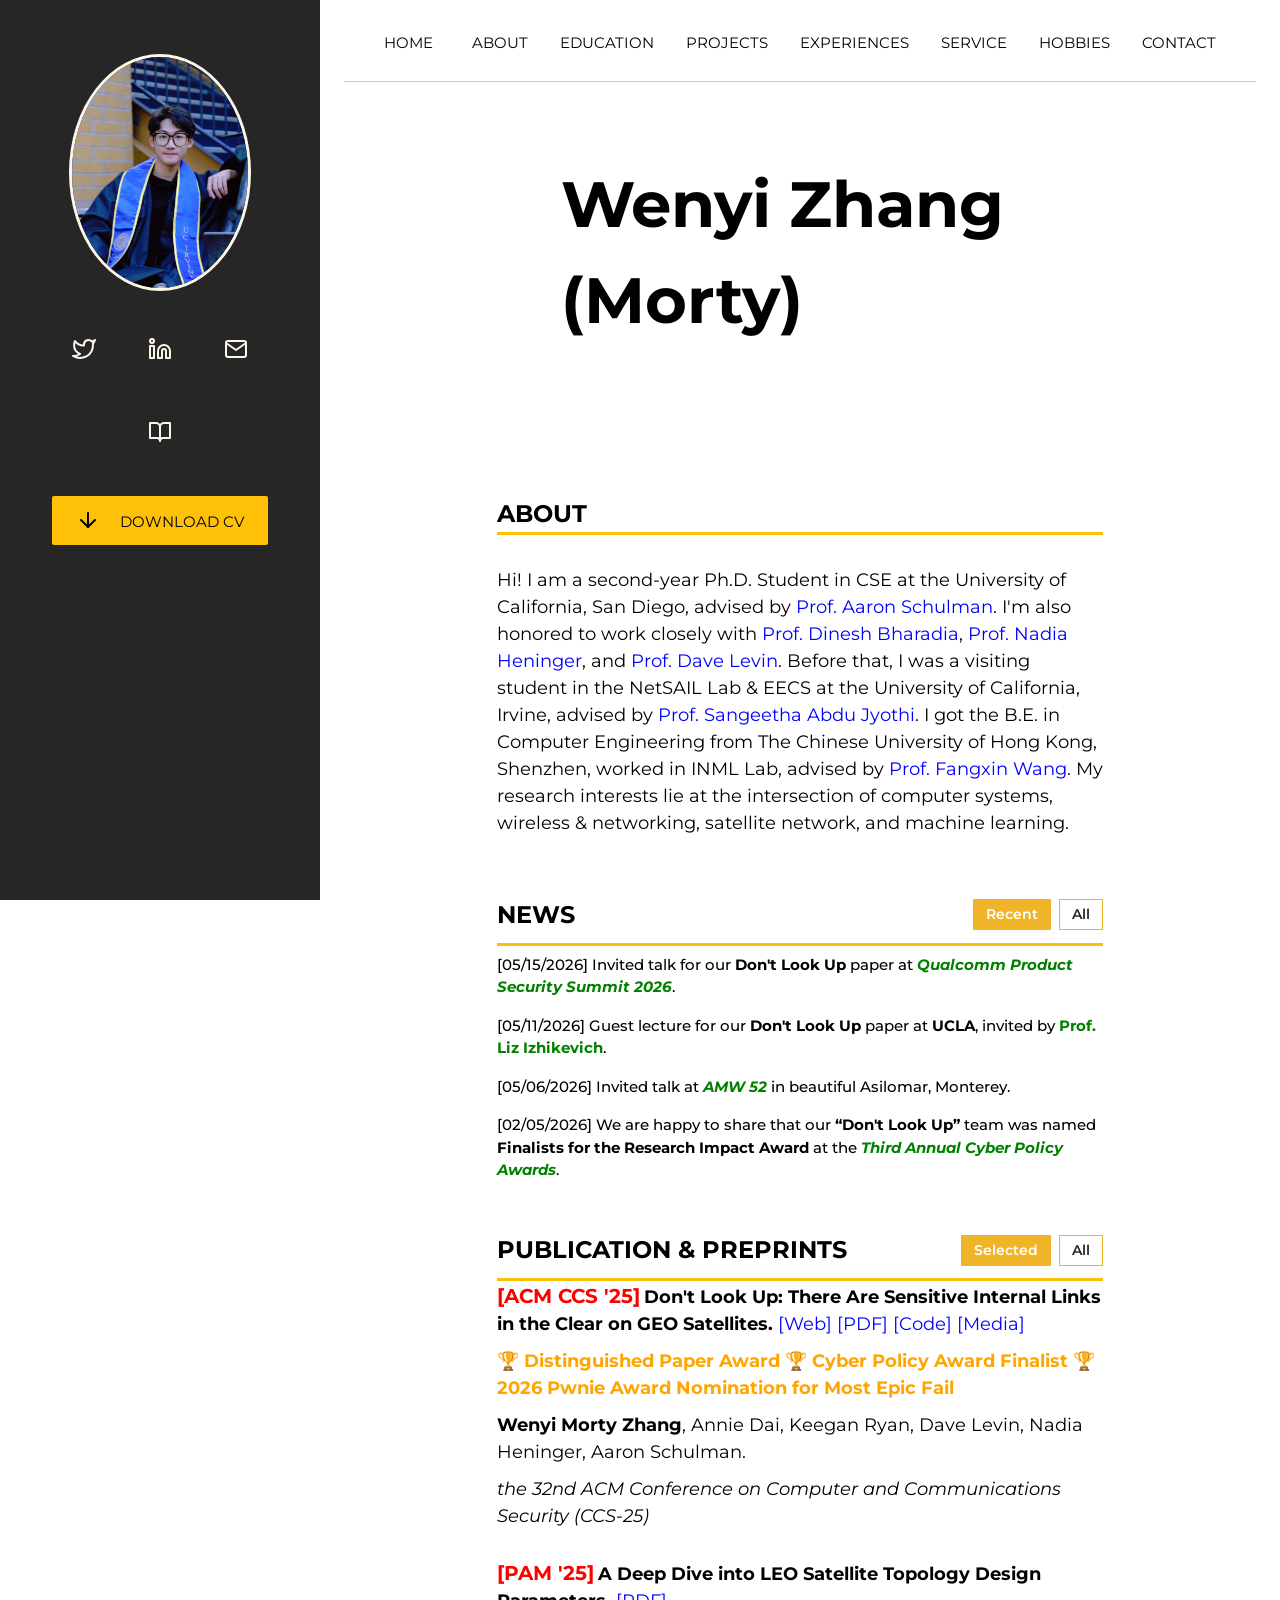
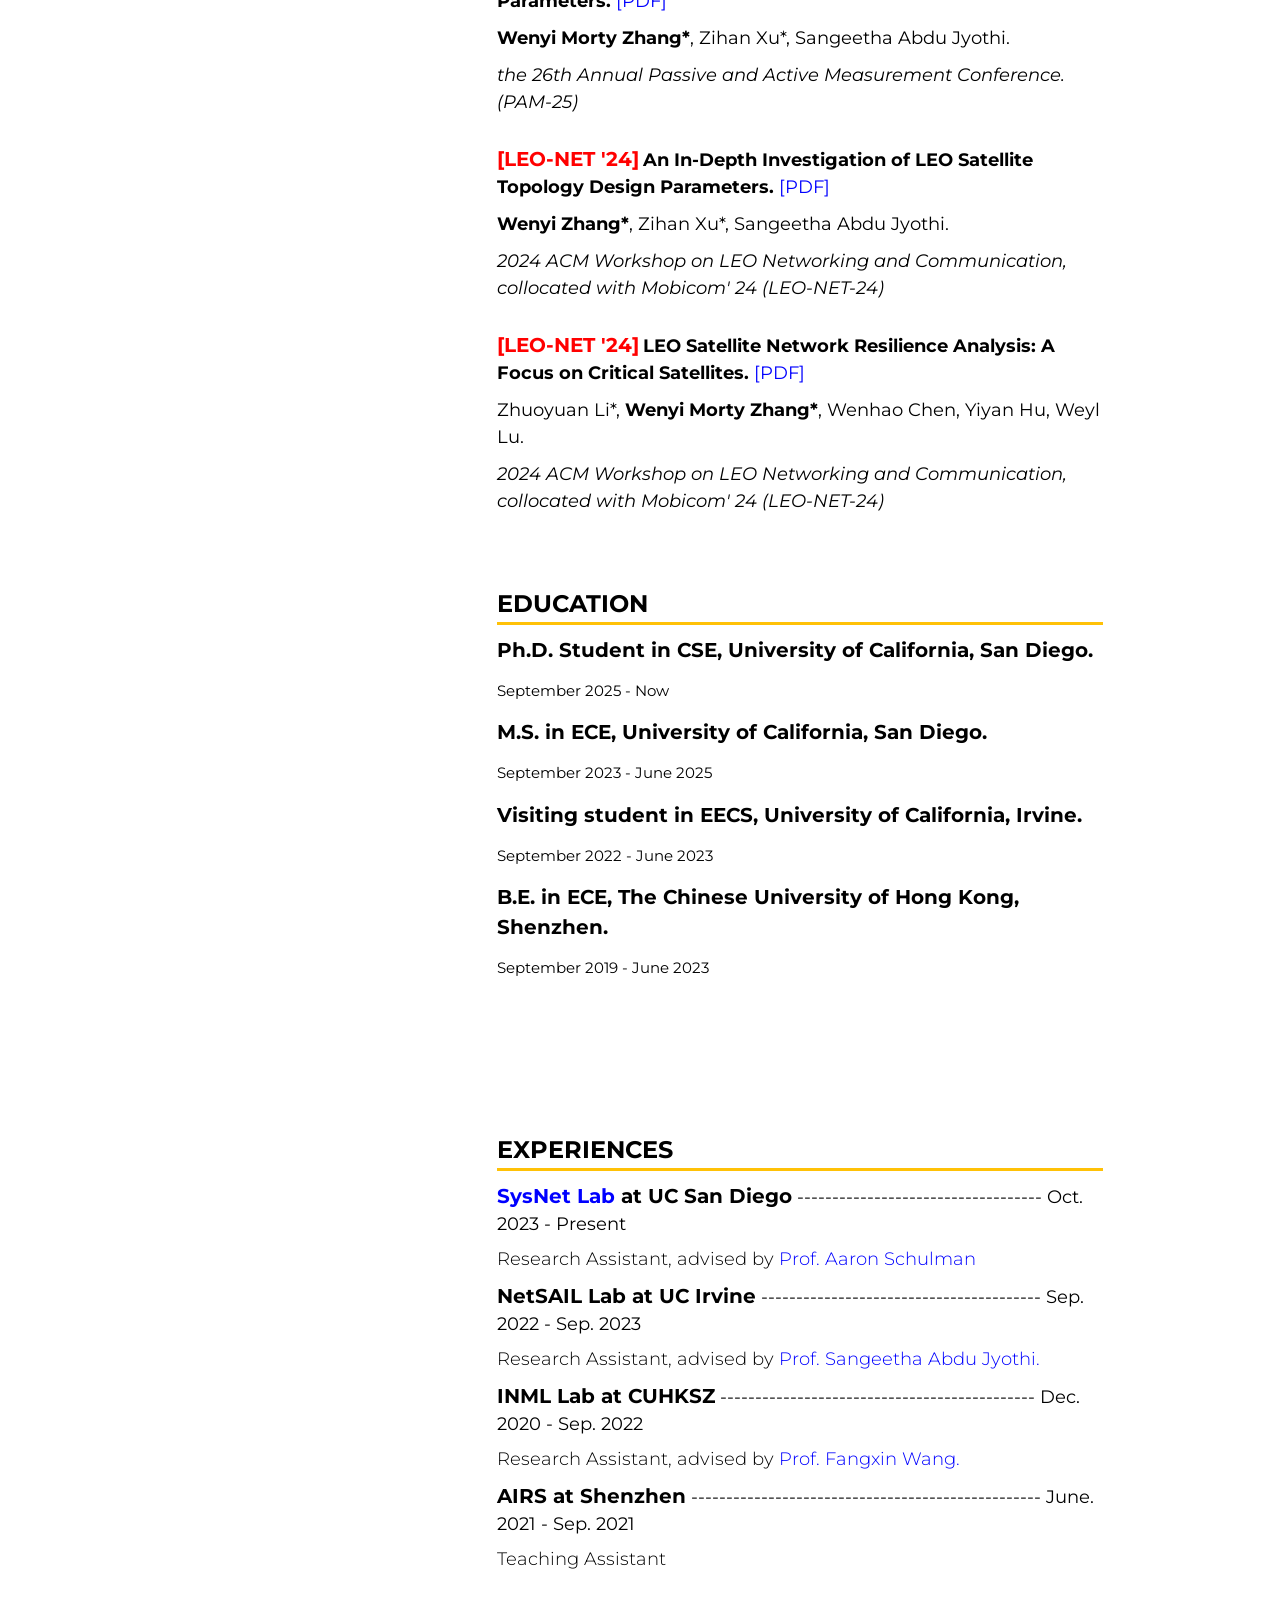
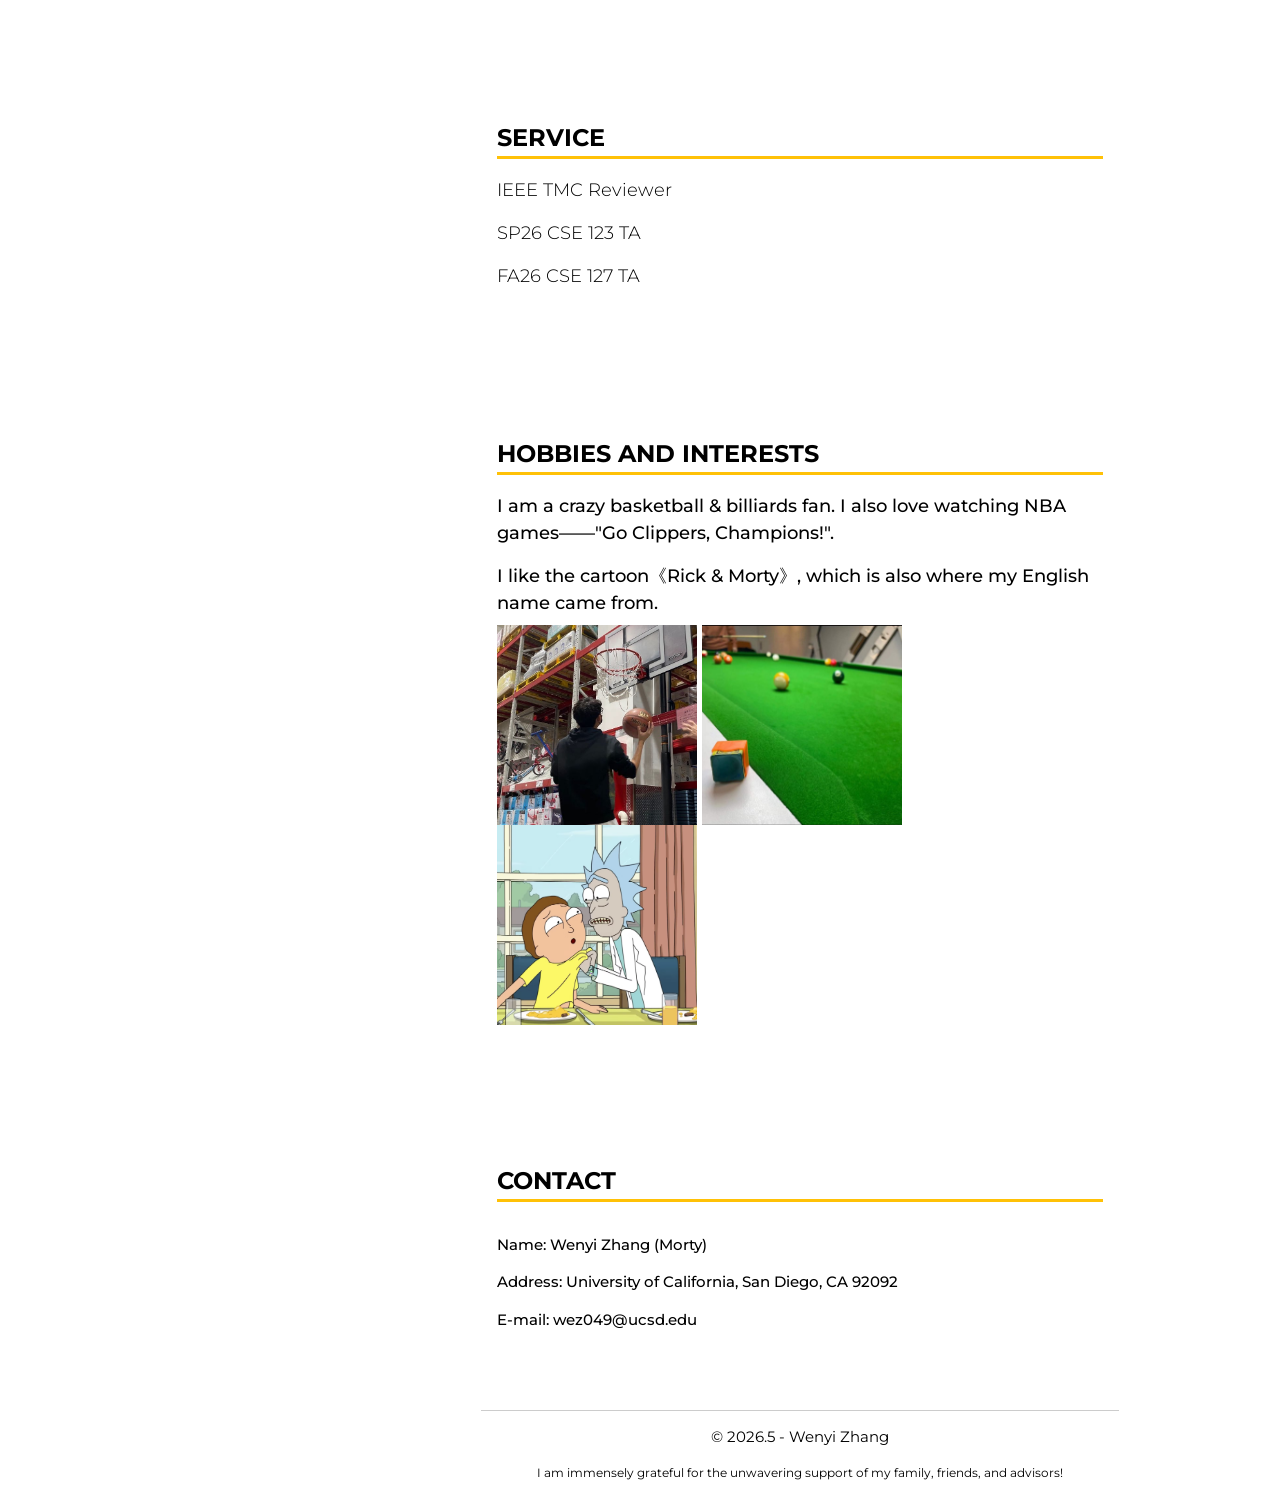
<file: index.html>
<!DOCTYPE html>
<html lang="en">
  <head>
    <meta charset="UTF-8" />
    <meta name="viewport" content="width=device-width, initial-scale=1.0" />
    <title>Wenyi Zhang</title>
    <link rel="stylesheet" href="https://www.w3schools.com/w3css/4/w3.css">
    <link rel="preconnect" href="https://fonts.googleapis.com">
    <link rel="preconnect" href="https://fonts.gstatic.com" crossorigin>
    <link href="https://fonts.googleapis.com/css2?family=Montserrat:wght@300;400;500;600;700&amp;display=swap" rel="stylesheet">
    <link rel="stylesheet" href="styles.css" />

    <script async src="https://www.googletagmanager.com/gtag/js?id=G-E01MYK6N92"></script>
    <script>
      window.dataLayer = window.dataLayer || [];
      function gtag(){dataLayer.push(arguments);}
      gtag('js', new Date());
      gtag('config', 'G-E01MYK6N92');
    </script>

    <style>
      .inline {
        display: inline;
      }

      .red-text {
        color: red;
        text-decoration: none;
      }

      .gold-text {
        color: orange;
        text-decoration: none;
      }

      .green-text {
        color: green;
        text-decoration: none;
      }

      .blue-text {
        color: blue;
        text-decoration: none;
      }

      .nav-link {
        border-width: 2px !important;
      }

      .profile-photo {
        border-width: 3px !important;
      }

      .section-heading {
        border-width: 3px !important;
      }

      .section-title {
        align-items: center;
        border-width: 3px !important;
        display: flex;
        justify-content: space-between;
      }

      .download-icon {
        vertical-align: -0.35em;
      }

      .section-filter {
        display: inline-flex;
        gap: 8px;
      }

      .section-filter-button {
        border: 1px solid #f0b429;
        background: #ffffff;
        color: #262626;
        cursor: pointer;
        font-size: 14px;
        font-weight: 600;
        padding: 4px 12px;
      }

      .section-filter-button.active,
      .section-filter-button:hover {
        background: #f0b429;
        color: #ffffff;
      }

      .news-entry.hidden,
      .publication-entry.hidden {
        display: none;
      }

      .publication-entry {
        margin-bottom: 28px;
      }

      .contact-info {
        font-weight: 500;
      }

      .medium-list {
        font-weight: 500;
      }

      .light-list {
        font-weight: 300;
      }

      .hobby-image {
        width: 200px;
        height: 200px;
      }

      .cluster-map {
        text-align: center;
      }

      @media screen and (max-width: 600px) {
        .section-filter {
          display: flex;
          margin-top: 12px;
        }

        .section-title {
          align-items: flex-start;
          flex-direction: column;
        }
      }
    </style>
  </head>


  <body>   
    <section>
      <div class="w3-container w3-padding-16 w3-border-bottom w3-hide-medium w3-hide-large">
        <a href="#home" class="w3-bar-item w3-button w3-hover-none">HOME</a>
        <a href="javascript:void(0)" class="w3-bar-item w3-button w3-right w3-hide-large w3-hide-medium" onclick="toggleNavigation()">&#9776;</a>
      </div>
      <div id="mobile-nav" class="w3-bar-block w3-hide w3-hide-large w3-hide-medium w3-sticky">
          <a href="#contact" class="nav-link w3-bar-item w3-button w3-hover-none w3-border-white w3-bottombar w3-hover-border-green w3-hover-text-green w3-right w3-hide-small" onclick="toggleNavigation()">CONTACT</a>
          <a href="#hobbies" class="nav-link w3-bar-item w3-button w3-hover-none w3-border-white w3-bottombar w3-hover-border-green w3-hover-text-green w3-right w3-hide-small" onclick="toggleNavigation()">HOBBIES</a>
          <a href="#service" class="nav-link w3-bar-item w3-button w3-hover-none w3-border-white w3-bottombar w3-hover-border-green w3-hover-text-green w3-right w3-hide-small" onclick="toggleNavigation()">SERVICE</a>
          <a href="#experience" class="nav-link w3-bar-item w3-button w3-hover-none w3-border-white w3-bottombar w3-hover-border-green w3-hover-text-green w3-right w3-hide-small" onclick="toggleNavigation()">EXPERIENCES</a>
          <a href="#Project" class="nav-link w3-bar-item w3-button w3-hover-none w3-border-white w3-bottombar w3-hover-border-green w3-hover-text-green w3-right w3-hide-small" onclick="toggleNavigation()">PROJECTS</a>
          <a href="#Education" class="nav-link w3-bar-item w3-button w3-hover-none w3-border-white w3-bottombar w3-hover-border-green w3-hover-text-green w3-right w3-hide-small" onclick="toggleNavigation()">EDUCATION</a>
          <a href="#about" class="nav-link w3-bar-item w3-button w3-hover-none w3-border-white w3-bottombar w3-hover-border-green w3-hover-text-green w3-right w3-hide-small" onclick="toggleNavigation()">ABOUT</a>
          <a href="#news" class="nav-link w3-bar-item w3-button w3-hover-none w3-border-white w3-bottombar w3-hover-border-green w3-hover-text-green w3-right w3-hide-small" onclick="toggleNavigation()">NEWS</a>
      </div>

      <section class="image-section w3-quarter w3-fixed w3-padding-small">
        <img src="self1.jpg" class="profile-photo w3-circle w3-border w3-border-sand" alt="Wenyi Zhang profile photo"/>
        <div class="links w3-margin-top w3-padding-small">
          <a class="icon-link w3-text-sand w3-hover-text-amber" href="https://twitter.com/Mortyzhang0311" target="_blank">
             <svg aria-hidden="true" fill="none" height="24" stroke="currentColor" stroke-linecap="round" stroke-linejoin="round" stroke-width="2" viewBox="0 0 24 24" width="24"><path d="M23 3a10.9 10.9 0 0 1-3.14 1.53 4.48 4.48 0 0 0-7.86 3v1A10.66 10.66 0 0 1 3 4s-4 9 5 13a11.64 11.64 0 0 1-7 2c9 5 20 0 20-11.5a4.5 4.5 0 0 0-.08-.83A7.72 7.72 0 0 0 23 3z"/></svg>
          </a>
          <a class="icon-link w3-text-sand w3-hover-text-amber" href="https://www.linkedin.com/in/wenyi0311/" target="_blank">
             <svg aria-hidden="true" fill="none" height="24" stroke="currentColor" stroke-linecap="round" stroke-linejoin="round" stroke-width="2" viewBox="0 0 24 24" width="24"><path d="M16 8a6 6 0 0 1 6 6v7h-4v-7a2 2 0 0 0-4 0v7h-4v-7a6 6 0 0 1 6-6z"/><rect height="12" width="4" x="2" y="9"/><circle cx="4" cy="4" r="2"/></svg>
          </a>
          <a class="icon-link w3-text-sand w3-hover-text-amber" href="mailto:wez049@ucsd.edu">
              <svg aria-hidden="true" fill="none" height="24" stroke="currentColor" stroke-linecap="round" stroke-linejoin="round" stroke-width="2" viewBox="0 0 24 24" width="24"><path d="M4 4h16c1.1 0 2 .9 2 2v12c0 1.1-.9 2-2 2H4c-1.1 0-2-.9-2-2V6c0-1.1.9-2 2-2z"/><polyline points="22,6 12,13 2,6"/></svg>
          </a>
          <a class="icon-link w3-text-sand w3-hover-text-amber" href="https://scholar.google.com/citations?user=0askc_YAAAAJ&amp;hl=zh-CN" target="_blank">
              <svg aria-hidden="true" fill="none" height="24" stroke="currentColor" stroke-linecap="round" stroke-linejoin="round" stroke-width="2" viewBox="0 0 24 24" width="24"><path d="M2 3h6a4 4 0 0 1 4 4v14a3 3 0 0 0-3-3H2z"/><path d="M22 3h-6a4 4 0 0 0-4 4v14a3 3 0 0 1 3-3h7z"/></svg>
          </a>
        </div>
        <div class="w3-container w3-padding-16">
          <a href="./ZhangWenyi_CV.pdf" class="w3-amber w3-hover-amber w3-button w3-round-small w3-hover-deep-orange w3-padding-large" target="_blank" download="resume.pdf">
            <svg aria-hidden="true" class="download-icon" fill="none" height="24" stroke="currentColor" stroke-linecap="round" stroke-linejoin="round" stroke-width="2" viewBox="0 0 24 24" width="24"><line x1="12" x2="12" y1="5" y2="19"/><polyline points="19 12 12 19 5 12"/></svg>
            <span class="w3-margin-left download-text">DOWNLOAD CV</span>
          </a>
        </div>
      </section>

      <section class="w3-threequarter w3-padding-large w3-right">
        <div class="w3-container w3-padding-large w3-border-bottom w3-hide-small">
          <a href="#home" class="w3-bar-item w3-button w3-hover-none w3-border-white w3-bottombar w3-hover-border-green">HOME</a>
          <a href="#contact" class="nav-link w3-bar-item w3-button w3-hover-none w3-border-white w3-bottombar w3-hover-border-green w3-hover-text-green w3-right w3-hide-small" onclick="toggleNavigation()">CONTACT</a>
          <a href="#hobbies" class="nav-link w3-bar-item w3-button w3-hover-none w3-border-white w3-bottombar w3-hover-border-green w3-hover-text-green w3-right w3-hide-small" onclick="toggleNavigation()">HOBBIES</a>
          <a href="#service" class="nav-link w3-bar-item w3-button w3-hover-none w3-border-white w3-bottombar w3-hover-border-green w3-hover-text-green w3-right w3-hide-small" onclick="toggleNavigation()">SERVICE</a>
          <a href="#experience" class="nav-link w3-bar-item w3-button w3-hover-none w3-border-white w3-bottombar w3-hover-border-green w3-hover-text-green w3-right w3-hide-small" onclick="toggleNavigation()">EXPERIENCES</a>
          <a href="#Project" class="nav-link w3-bar-item w3-button w3-hover-none w3-border-white w3-bottombar w3-hover-border-green w3-hover-text-green w3-right w3-hide-small" onclick="toggleNavigation()">PROJECTS</a>
          <a href="#Education" class="nav-link w3-bar-item w3-button w3-hover-none w3-border-white w3-bottombar w3-hover-border-green w3-hover-text-green w3-right w3-hide-small" onclick="toggleNavigation()">EDUCATION</a>
          <a href="#about" class="nav-link w3-bar-item w3-button w3-hover-none w3-border-white w3-bottombar w3-hover-border-green w3-hover-text-green w3-right w3-hide-small" onclick="toggleNavigation()">ABOUT</a>
        </div>

        <div class="content-container w3-margin-top-2">
          <div id="home" class="home w3-container w3-margin-top-4 w3-cursive">
            <h1>Wenyi Zhang (Morty)</h1>
          </div>

          <div id="about" class="w3-container w3-margin-top-20-percent w3-cursive w3-large">
            <h3 class="section-heading w3-border-bottom w3-border-amber">ABOUT</h3>
            <p class="w3-margin-top-2">
              Hi! I am a second-year Ph.D. Student in CSE at the University of California, San Diego, advised by <a class="blue-text" href="https://cseweb.ucsd.edu/~schulman/">Prof. Aaron Schulman</a>.
              I'm also honored to work closely with <a class="blue-text" href="https://dineshb-ucsd.github.io/">Prof. Dinesh Bharadia</a>, <a class="blue-text" href="https://cseweb.ucsd.edu/~nadiah/">Prof. Nadia Heninger</a>, and <a class="blue-text" href="https://www.cs.umd.edu/~dml/">Prof. Dave Levin</a>.
              Before that, I was a visiting student in the NetSAIL Lab &amp; EECS at the University of California, Irvine, advised by <a class="blue-text" href="https://www.ics.uci.edu/~sabdujyo/">Prof. Sangeetha Abdu Jyothi</a>.
              I got the B.E. in Computer Engineering from The Chinese University of Hong Kong, Shenzhen, worked in INML Lab, advised by <a class="blue-text" href="https://mypage.cuhk.edu.cn/academics/wangfangxin/">Prof. Fangxin Wang</a>.
              My research interests lie at the intersection of computer systems, wireless &amp; networking, satellite network, and machine learning.
            </p>
          </div>

          <div id="news" class="w3-container w3-margin-top-2 w3-cursive">
            <div class="section-title w3-border-bottom w3-border-amber">
              <h3>NEWS</h3>
              <span class="section-filter" aria-label="News filter">
                <button class="section-filter-button news-filter-button active" type="button" onclick="setNewsFilter('recent', this)">Recent</button>
                <button class="section-filter-button news-filter-button" type="button" onclick="setNewsFilter('all', this)">All</button>
              </span>
            </div>
            <ul class="medium-list w3-ul">
              <li class="news-entry">[05/15/2026] Invited talk for our <strong>Don't Look Up</strong> paper at <a class="green-text" href="https://www.qualcomm.com/company/events/product-security-summit"><strong><i>Qualcomm Product Security Summit 2026</i></strong></a>.</li>
              <li class="news-entry">[05/11/2026] Guest lecture for our <strong>Don't Look Up</strong> paper at <strong>UCLA</strong>, invited by <a class="green-text" href="https://lizizhikevich.github.io/"><strong>Prof. Liz Izhikevich</strong></a>.</li>
              <li class="news-entry">[05/06/2026] Invited talk at <a class="green-text" href="https://amw.org/amw-52-program/"><strong><i>AMW 52</i></strong></a> in beautiful Asilomar, Monterey.</li>
              <li class="news-entry">[02/05/2026] We are happy to share that our <strong>“Don't Look Up”</strong> team was named <strong>Finalists for the Research Impact Award</strong> at the <a class="green-text" href="https://cns.ucsd.edu/highlighting-research-impact-in-cyber-policy/"><strong><i>Third Annual Cyber Policy Awards</i></strong></a>.</li>
              <li class="news-entry">[10/13/2025] Our research on GEO satellite security was featured as a top story on the front page of <a class="green-text" href="https://www.wired.com/story/satellites-are-leaking-the-worlds-secrets-calls-texts-military-and-corporate-data/"><strong><i>WIRED</i></strong></a> by Andy Greenberg and Matt Burgess, and it also reached the <strong>#1</strong> spot on <a class="green-text" href="https://news.ycombinator.com/item?id=45575391"><strong>Hacker News</strong></a>. We are also honored that this work received the <strong>2025 ACM CCS Distinguished Paper Award</strong> 🏆.</li>
              <li class="news-entry">[07/01/2025] Our Paper "Don't Look Up: There Are Sensitive Internal Links in the Clear on GEO Satellites." is accepted by <strong>ACM CCS '25</strong>, see yall in Taipei!🎉</li>
              <li class="news-entry">[05/02/2025] Our paper on Multimodal Federated Learning got accepted by <strong>IEEE Transactions on Mobile Computing</strong>.</li>
              <li class="news-entry">[03/11/2025] Invited Talk at <strong>IETF 122 Bangkok</strong> about "A Deep Dive into LEO Satellite Topology Design Parameters."🎉</li>
              <li class="news-entry">[11/14/2024] Our paper on LEO Satellite Networks got accepted at <strong>PAM '25</strong>! 🎉</li>
              <li class="news-entry">[09/04/2024] Two papers got accepted by <strong>LEO-NET '24</strong> (Co-located with MobiCom'24).</li>
              <li class="news-entry">[08/27/2024] Our paper on Privacy-Preserving Gaze-Assisted Immersive Video Streaming got accepted by <strong>IEEE Transactions on Mobile Computing</strong>.</li>
            </ul>
          </div>

          <div id="Project" class="w3-container w3-margin-top-2 w3-cursive">
            <div class="section-title w3-border-bottom w3-border-amber">
              <h3>PUBLICATION &amp; PREPRINTS</h3>
              <span class="section-filter" aria-label="Publication filter">
                <button class="section-filter-button publication-filter-button active" type="button" onclick="setPublicationFilter('selected', this)">Selected</button>
                <button class="section-filter-button publication-filter-button" type="button" onclick="setPublicationFilter('all', this)">All</button>
              </span>
            </div>

            <div class="publication-entry hidden" data-publication-topic="other">
              <h4 class="inline red-text">[Preprint]</h4>
              <h5 class="inline">
                <strong>
                  SpyDir: Spy Device Localization Through Accurate Direction Finding.
                </strong>
                <a class="blue-text" href="https://arxiv.org/pdf/2602.00411v1" target="_blank">[PDF]</a>
              </h5>

              <h5>Wenhao Chen, <strong>Wenyi Morty Zhang</strong>, Wei Sun, Dinesh Bharadia, Roshan Ayyalasomayajula.</h5>
              <h5><em>Preprint</em></h5>
            </div>

            <div class="publication-entry" data-publication-topic="satellite">
              <h4 class="inline red-text">[ACM CCS '25]</h4>
              <h5 class="inline">
                <strong>
                  Don't Look Up: There Are Sensitive Internal Links in the Clear on GEO Satellites.
                </strong>
                <a class="blue-text" href="https://satcom.sysnet.ucsd.edu/" target="_blank">[Web]</a>
                <a class="blue-text" href="https://satcom.sysnet.ucsd.edu/docs/dontlookup_ccs25_fullpaper.pdf" target="_blank">[PDF]</a>
                <a class="blue-text" href="https://github.com/ucsdsysnet/dontlookup" target="_blank">[Code]</a>
                <a class="blue-text" href="https://www.wired.com/story/satellites-are-leaking-the-worlds-secrets-calls-texts-military-and-corporate-data/" target="_blank">[Media]</a>
              </h5>

              <h5><a class="gold-text"><strong>🏆 Distinguished Paper Award</strong></a> <a class="gold-text"><strong>🏆 Cyber Policy Award Finalist</strong></a> <a class="gold-text"><strong>🏆 2026 Pwnie Award Nomination for Most Epic Fail</strong></a></h5>

              <h5><strong>Wenyi Morty Zhang</strong>, Annie Dai, Keegan Ryan, Dave Levin, Nadia Heninger, Aaron Schulman.</h5>  
              <h5><em>the 32nd ACM Conference on Computer and Communications Security (CCS-25)</em></h5>
            </div>

            <div class="publication-entry hidden" data-publication-topic="other">
              <h4 class="inline red-text">[TMC '25]</h4> 
              <h5 class="inline">
                <strong>
                  Unimodal Training-Multimodal Prediction: Cross-modal Federated Learning with Hierarchical Aggregation.
                </strong> 
                <a class="blue-text" href="https://arxiv.org/abs/2303.15486" target="_blank">[PDF]</a>
              </h5>

              <h5>Rongyu Zhang, Xiaowei Chi, <strong>Wenyi Zhang</strong>, Guiliang Liu, Yuan Du, Fangxin Wang.</h5>  
              <h5><em>IEEE Transactions on Mobile Computing (TMC)</em></h5>
            </div>

            <div class="publication-entry" data-publication-topic="satellite">
              <h4 class="inline red-text">[PAM '25]</h4> 
              <h5 class="inline">
                <strong>
                  A Deep Dive into LEO Satellite Topology Design Parameters.
                </strong> 
                <a class="blue-text" href="https://arxiv.org/abs/2402.08988" target="_blank">[PDF]</a>
              </h5>

              <h5><strong>Wenyi Morty Zhang*</strong>, Zihan Xu*, Sangeetha Abdu Jyothi.</h5> 
              <h5><em>the 26th Annual Passive and Active Measurement Conference. (PAM-25)</em></h5> 
            </div>

            <div class="publication-entry" data-publication-topic="satellite">
              <h4 class="inline red-text">[LEO-NET '24]</h4> 
              <h5 class="inline">
                <strong>
                  An In-Depth Investigation of LEO Satellite Topology Design Parameters.
                </strong>
                <a class="blue-text" href="https://dl.acm.org/doi/pdf/10.1145/3697253.3697263" target="_blank">[PDF]</a>
              </h5>

              <h5><strong>Wenyi Zhang*</strong>, Zihan Xu*, Sangeetha Abdu Jyothi.</h5> 
              <h5><em>2024 ACM Workshop on LEO Networking and Communication, collocated with Mobicom' 24 (LEO-NET-24)</em></h5> 
            </div>

            <div class="publication-entry" data-publication-topic="satellite">
              <h4 class="inline red-text">[LEO-NET '24]</h4> 
              <h5 class="inline">
                <strong>
                  LEO Satellite Network Resilience Analysis: A Focus on Critical Satellites.
                </strong> 
                <a class="blue-text" href="https://dl.acm.org/doi/pdf/10.1145/3697253.3697267" target="_blank">[PDF]</a>
              </h5>

              <h5> Zhuoyuan Li*, <strong>Wenyi Morty Zhang*</strong>, Wenhao Chen, Yiyan Hu, Weyl Lu.</h5>
              <h5><em>2024 ACM Workshop on LEO Networking and Communication, collocated with Mobicom' 24 (LEO-NET-24)</em></h5>
            </div>
            
            <div class="publication-entry hidden" data-publication-topic="other">
              <h4 class="inline red-text">[TMC '24]</h4> 
              <h5 class="inline">
                <strong>
                  Privacy-Preserving Gaze-Assisted Immersive Video Streaming.
                </strong>
                <a class="blue-text" href="https://ieeexplore.ieee.org/abstract/document/10660498" target="_blank">[PDF]</a>
              </h5>

              <h5>Yilin Jin, <strong>Wenyi Zhang</strong>, Zihan Xu, Junhua Liu, Fangxin Wang, Shuguang Cui.</h5>
              <h5><em>IEEE Transactions on Mobile Computing (TMC)</em></h5>
            </div>
            
            <div class="publication-entry hidden" data-publication-topic="other">
              <h4 class="inline red-text">[IoTJ '23]</h4> 
              <h5 class="inline">
                <strong>
                  Proffler: Towards Collaborative and Scalable Edge-Assisted Crowdsourced Livecast.
                </strong> 
                <a class="blue-text" href="https://ieeexplore.ieee.org/abstract/document/10294272" target="_blank">[PDF]</a>
              </h5>

              <h5><strong>Wenyi Zhang*</strong>, Zihan Xu*, Fangxin Wang, Jiangchuan Liu.</h5>   
              <h5><em>IEEE Internet of Things Journal (IoTJ)</em></h5>
            </div>

            <div class="publication-entry hidden" data-publication-topic="other">
              <h4 class="inline red-text">[VR '23]</h4>
              <h5 class="inline">
                <strong>
                  CaV3: Cache-assisted Viewport Adaptive Volumetric Video Streaming.
                </strong> 
                <a class="blue-text" href="https://ieeexplore.ieee.org/document/10108421" target="_blank">[PDF]</a>
              </h5>

              <h5>Junhua Liu, Boxiang Zhu, Fangxin Wang, Yili Jin, <strong>Wenyi Zhang</strong>, Zihan Xu, Shuguang Cui.</h5>
              <h5><em>the 30th IEEE Conference on Virtual Reality and 3D User Interfaces (VR-23) </em></h5>
            </div>
          </div>

          <div id="Education" class="w3-container w3-margin-top-2 w3-cursive">
            <h3 class="section-heading w3-border-bottom w3-border-amber">EDUCATION</h3>
              <h4>Ph.D. Student in CSE, University of California, San Diego.</h4>
              <p>September 2025 - Now </p>
              <h4>M.S. in ECE, University of California, San Diego.</h4>
              <p>September 2023 - June 2025 </p>
              <h4>Visiting student in EECS, University of California, Irvine.</h4>
              <p>September 2022 - June 2023 </p>
              <h4>B.E. in ECE, The Chinese University of Hong Kong, Shenzhen.</h4>
              <p>September 2019 - June 2023 </p>             
          </div>

          <div id="experience" class="w3-container w3-margin-top-20-percent w3-cursive w3-large">
            <h3 class="section-heading w3-border-bottom w3-border-amber">EXPERIENCES</h3>
             <div>
                <h4 class="inline"><a class="blue-text" href="https://www.sysnet.ucsd.edu/sysnet/">SysNet Lab</a> at UC San Diego</h4>  <p class="inline">----------------------------------- Oct. 2023 - Present</p>
                 <ul class="light-list w3-ul">
                 <li>Research Assistant, advised by <a class="blue-text" href="https://cseweb.ucsd.edu/~schulman/">Prof. Aaron Schulman</a></li>
                </ul> 
          </div>
            
              <div>
                <h4 class="inline">NetSAIL Lab at UC Irvine</h4>  <p class="inline">---------------------------------------- Sep. 2022 - Sep. 2023</p>
                <ul class="light-list w3-ul">
                  <li>Research Assistant, advised by <a class="blue-text" href="https://www.ics.uci.edu/~sabdujyo/">Prof. Sangeetha Abdu Jyothi.</a></li>
                </ul>
          </div>

          <div>
            <h4 class="inline">INML Lab at CUHKSZ</h4>  <p class="inline">--------------------------------------------- Dec. 2020 - Sep. 2022</p>
            <ul class="light-list w3-ul">
              <li>Research Assistant, advised by <a class="blue-text" href="https://mypage.cuhk.edu.cn/academics/wangfangxin/">Prof. Fangxin Wang.</a></li>
              </ul>
           </div>

          <div>
            <h4 class="inline">AIRS at Shenzhen</h4>  <p class="inline">-------------------------------------------------- June. 2021 - Sep. 2021</p>
            <ul class="light-list w3-ul">
              <li>Teaching Assistant</li>
              </ul>
           </div>

          </div>

          <div id="service" class="w3-container w3-margin-top-20-percent w3-cursive w3-large">
            <h3 class="section-heading w3-border-bottom w3-border-amber">SERVICE</h3>
            <ul class="light-list w3-ul">
              <li>IEEE TMC Reviewer</li>
              <li>SP26 CSE 123 TA</li>
              <li>FA26 CSE 127 TA</li>
            </ul>
          </div>

          <div id="hobbies" class="w3-container w3-margin-top-20-percent w3-cursive w3-large">
            <h3 class="section-heading w3-border-bottom w3-border-amber">HOBBIES AND INTERESTS</h3>
            <ul class="medium-list w3-ul">
              <li>I am a crazy basketball &amp; billiards fan. I also love watching NBA games——"Go Clippers, Champions!".</li>
              <li>I like the cartoon《Rick &amp; Morty》, which is also where my English name came from.</li>
            </ul>

            <div class="image-container">
              <img class="hobby-image" src="funny1.jpg" alt="Image 1">
              <img class="hobby-image" src="funny2.jpg" alt="Image 2">
              <img class="hobby-image" src="funny3.png" alt="Image 3">
            </div>
          </div>

          <div id="contact" class="w3-container w3-margin-top-20-percent w3-cursive">
            <h3 class="section-heading w3-border-bottom w3-border-amber">CONTACT</h3>
            <div class="contact-info w3-margin-top-2">
              <p>Name: Wenyi Zhang (Morty)</p>
              <p>Address: University of California, San Diego, CA 92092</p>
              <p>E-mail: wez049@ucsd.edu</p>
            </div>
          </div>

          <div class="cluster-map">
            <script async type="text/javascript" id="clustrmaps" src="https://clustrmaps.com/map_v2.js?d=h7iLFRCDGHEbTRSQRJkKlTs6pnyREar8MxhBmGCXWdA&amp;cl=ffffff&amp;w=a"></script>
          </div>

          <footer class="w3-container w3-border-top w3-center w3-margin-top-4">
            <p>© 2026.5 - Wenyi Zhang</p>
            <p class="w3-small">I am immensely grateful for the unwavering support of my family, friends, and advisors! </p>
          </footer>
        </div>
      </section>      
    </section>
    <script>
      function toggleNavigation() {
        let nav = document.getElementById("mobile-nav");
        if (nav.classList.contains('w3-show')) {
          nav.classList.remove('w3-show');
        } else { 
          nav.classList.add('w3-show');
        }
      }

      function setNewsFilter(filter, selectedButton) {
        document.querySelectorAll('.news-entry').forEach(function(entry, index) {
          entry.classList.toggle('hidden', filter === 'recent' && index >= 4);
        });

        document.querySelectorAll('.news-filter-button').forEach(function(button) {
          button.classList.toggle('active', button === selectedButton);
        });
      }

      function setPublicationFilter(filter, selectedButton) {
        document.querySelectorAll('.publication-entry').forEach(function(entry) {
          const isSatellite = entry.dataset.publicationTopic === 'satellite';
          entry.classList.toggle('hidden', filter === 'selected' && !isSatellite);
        });

        document.querySelectorAll('.publication-filter-button').forEach(function(button) {
          button.classList.toggle('active', button === selectedButton);
        });
      }

      setNewsFilter('recent', document.querySelector('.news-filter-button'));
      setPublicationFilter('selected', document.querySelector('.publication-filter-button'));
    </script>
  </body>
</html>
</file>
<file: styles.css>
/*General*/
body * {
    font-family: "Montserrat", sans-serif;
  }
  
  html,
  body {
    padding: 0;
    margin: 0;
    scroll-behavior: smooth;
  }
  
  h1,
  h2,
  h3,
  h4 {
    font-weight: bold;
  }
  
  ul li {
    border: none !important;
  }
  
  /*Containers*/
  
  .image-section {
    height: 100vh;
    -moz-text-align: center; /*works on Firefox */
    -webkit-text-align: center; /*works on Safari and Google Chrome*/
    text-align: center;
    background-color: #262626;
    -moz-padding: 20px; /*works on Firefox */
    -webkit-padding: 20px; /*works on Safari and Google Chrome*/
    padding: 20px;
  }
  
  .image-section img {
    max-width: 60%;
    max-height: 60%;
    margin-top: 50px !important;
    object-fit: cover;
  }
  
  .links {
    display: flex;
    justify-content: center;
    flex-wrap: wrap;
  }
  
  .links a {
    flex: 0 0 10%;
  }
  
  .icon-link {
    text-decoration: none;
    font-size: 48px auto;
    padding: 26px;
  }
  
  .content-container {
    width: 70%;
    margin: 0 auto;
  }
  
  .home {
    width: 80%;
    margin: 0 auto;
  }
  
  .home p {
    font-weight: bold;
  }
  
  .home h1 {
    font-size: 64px;
  }
  
  .html {
    width: 90%;
    background-color: #04aa6d;
  }
  
  .w3-ul li {
    padding: 8px 0px;
  }
  
  /*Utilities*/
  
  .w3-margin-top-2 {
    margin-top: 32px;
  }
  
  .w3-margin-top-4 {
    margin-top: 64px;
  }
  
  .w3-margin-top-20-percent {
    margin-top: 20%;
  }
  
  .w3-sticky {
    position: -webkit-sticky;
    position: sticky;
    top: 0;
  }
  
  .w3-fixed {
    position: fixed;
    bottom: 0;
    left: 0;
  }
  
  /*Media queries*/
  @media screen and (max-width: 1200px) {
    .home {
      width: 90%;
    }
    .content-container {
      width: 80% !important;
    }
  
    .download-text {
      display: none;
    }
  }
  
  @media screen and (max-width: 992px) {
    .home {
      width: 100%;
    }
    .home h1 {
      font-size: 48px;
    }
  }
  
  @media screen and (max-width: 600px) {
    .content-container {
      width: 100% !important;
    }
  
    .image-section {
      -moz-padding: 10px; /*works on Firefox */
      -webkit-padding: 10px; /*works on Safari and Google Chrome*/
      padding: 10px;
    }
  
    .links a {
      flex: 0 0 5% !important;
    }
  
    .home {
      text-align: center;
      width: 100%;
    }
  
    .home p {
      font-size: medium !important;
    }
  
    .home h1 {
      font-size: 32px;
    }
    .home h2 {
      font-size: 24px;
    }
  
    .w3-fixed {
      position: inherit;
    }
  
    .image-section {
      height: auto;
    }
  
    .image-section img {
      max-width: 80%;
      max-height: 80%;
    }
  
    .icon-link {
      font-size: 24px;
    }
  
    .w3-container,
    .w3-panel {
      padding: 0.01em;
    }
  
    .download-text {
      display: inline-block;
    }

    .inline {
      display: inline;
    }

    .red-text {
      color: red;
    }
    
    .blue-text {
      color: blue;
    }

    .left-align {
      float: left;
    }

    .right-align {
      float: right;
    }

    #news {
      background-color: #f9f9f9;
      padding: 15px;
      border-radius: 8px;
    }
    #news ul {
      list-style-type: none;
      padding: 0;
    }
    #news li {
      margin-bottom: 8px;
    }

      
  }
</file>
